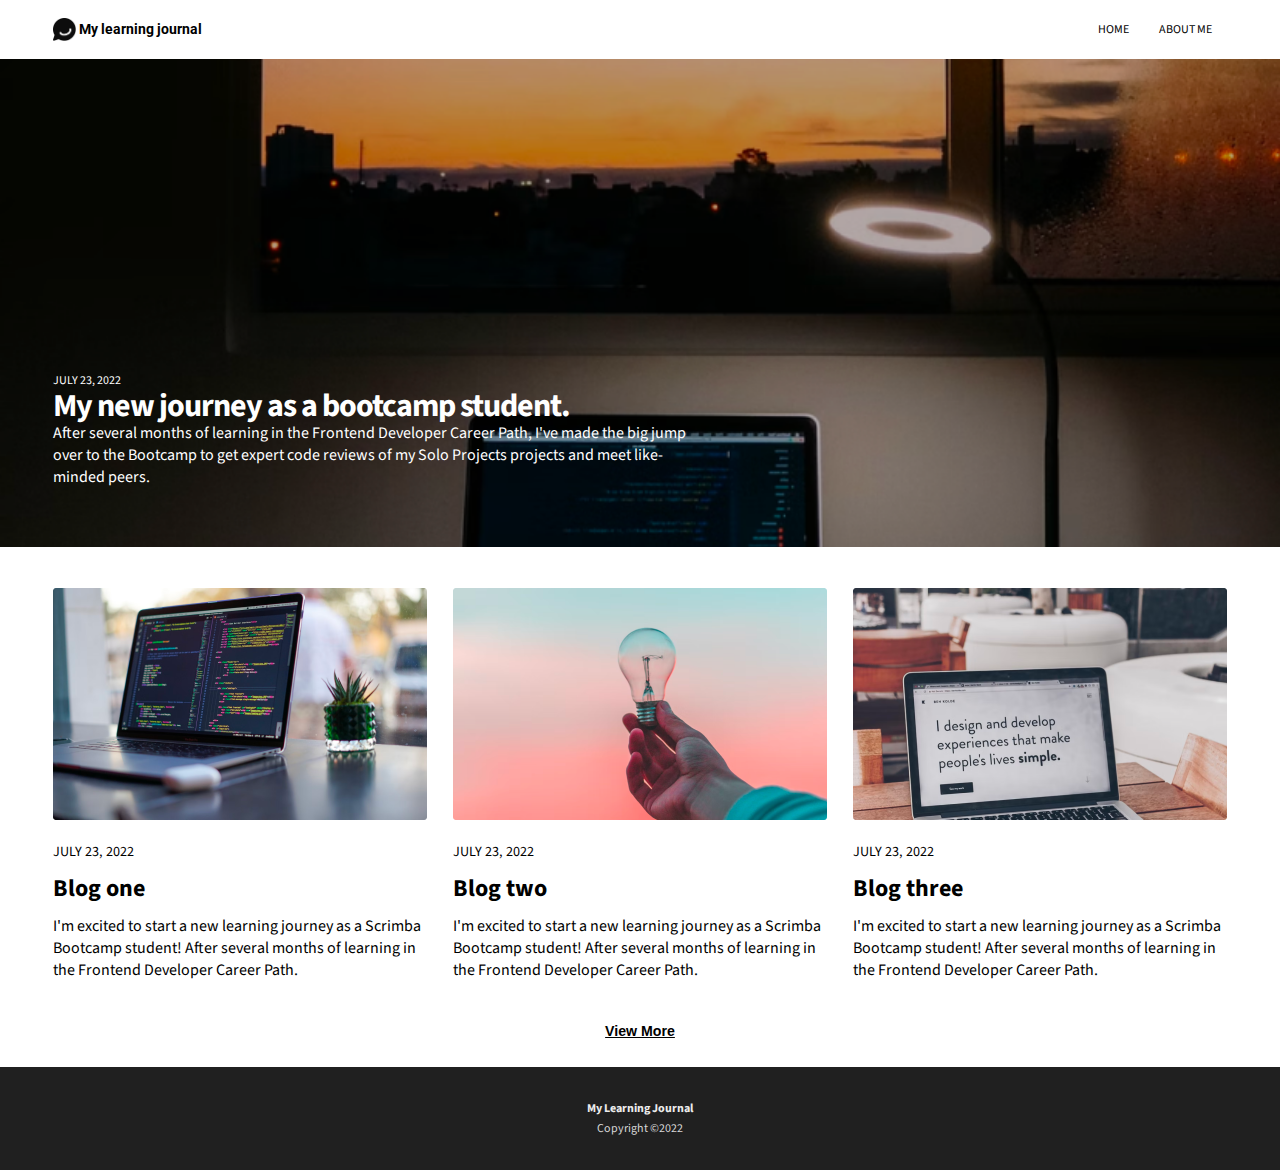
<file: index.html>
<!DOCTYPE html>
<html lang="en">
<head>
  <title>My Learning Journal</title>
</head>
<body>
  <header class="container"></header>
  <main>
    <section class="hero">
      <div class="container">
        <span>july 23, 2022</span>
        <h2><a href="post.html">My new journey as a bootcamp student.</a></h2>
        <p>After several months of learning in the Frontend Developer Career Path, I've made the big jump over to the Bootcamp to get expert code reviews of my Solo Projects projects and meet like-minded peers.</p>
      </div>
    </section>
    <section id="posts-container" class="posts">
      <div class="post">
        <img src="images/post-1.png" alt="">
        <span>july 23, 2022</span>
        <h3>Blog one</h3>
        <p>I'm excited to start a new learning journey as a Scrimba Bootcamp student! After several months of learning in the Frontend Developer Career Path.</p>
      </div>
      <div class="post">
        <img src="images/post-2.png" alt="">
        <span>july 23, 2022</span>
        <h3>Blog two</h3>
        <p>I'm excited to start a new learning journey as a Scrimba Bootcamp student! After several months of learning in the Frontend Developer Career Path.</p>
      </div>
      <div class="post">
        <img src="images/post-3.png" alt="">
        <span>july 23, 2022</span>
        <h3>Blog three</h3>
        <p>I'm excited to start a new learning journey as a Scrimba Bootcamp student! After several months of learning in the Frontend Developer Career Path.</p>
      </div>
    </section>
    <button id="view-more">View More</button>
  </main>
  <footer></footer>
  <script src="index.js"></script>
</body>
</html>
</file>
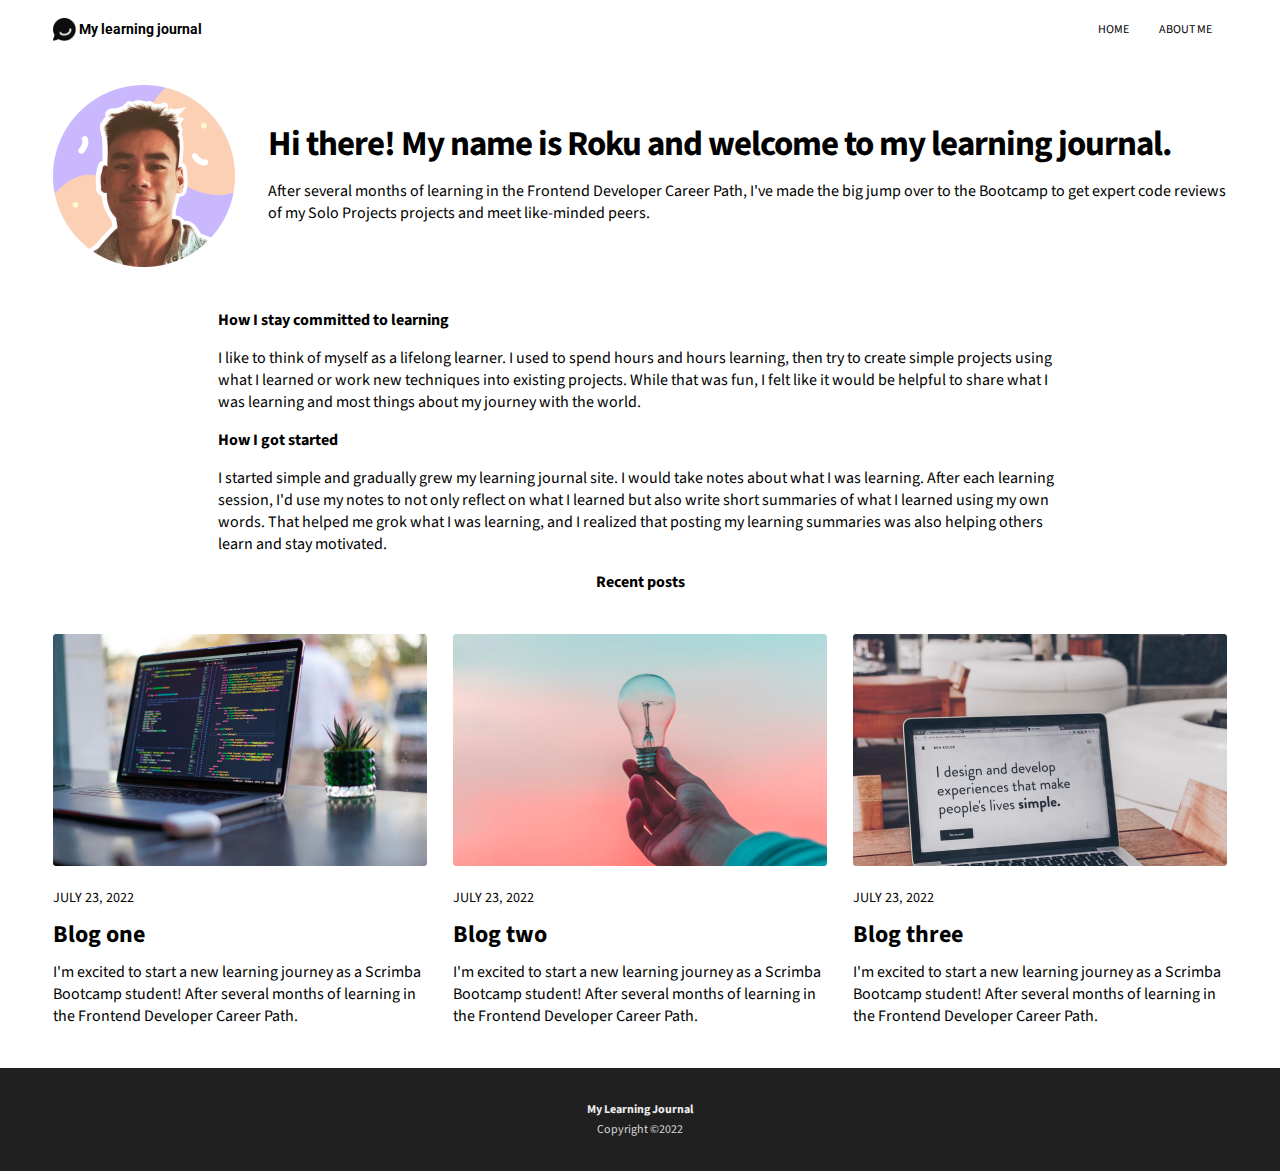
<file: about-me.html>
<!DOCTYPE html>
<html lang="en">
<head>
  <title>About me</title>
</head>
<body>
  <header class="container"></header>
  <main>
    <section class="about-me container">
      <div class="about-me-hero">
        <img src="images/avatar.png" alt="">
        <div>
          <h2>Hi there! My name is Roku and welcome to my learning journal.</h2>
          <p>After several months of learning in the Frontend Developer Career Path, I've made the big jump over to the Bootcamp to get expert code reviews of my Solo Projects projects and meet like-minded peers.</p>
        </div>
      </div>
      <div class="text-container">
        <p>
          <h3>How I stay committed to learning</h3>

          I like to think of myself as a lifelong learner. I used to spend hours and hours learning, then try to create simple projects using what I learned or work new techniques into existing projects.

          While that was fun, I felt like it would be helpful to share what I was learning and most things about my journey with the world.

          <h3>How I got started</h3>

          I started simple and gradually grew my learning journal site. I would take notes about what I was learning. After each learning session, I'd use my notes to not only reflect on what I learned but also write short summaries of what I learned using my own words.

          That helped me grok what I was learning, and I realized that posting my learning summaries was also helping others learn and stay motivated.
        </p>
      </div>
    </section>
    <section id="recent-posts"></section>
  </main>
  <footer></footer>
  <script src="index.js"></script>
</body>
</html>
</file>
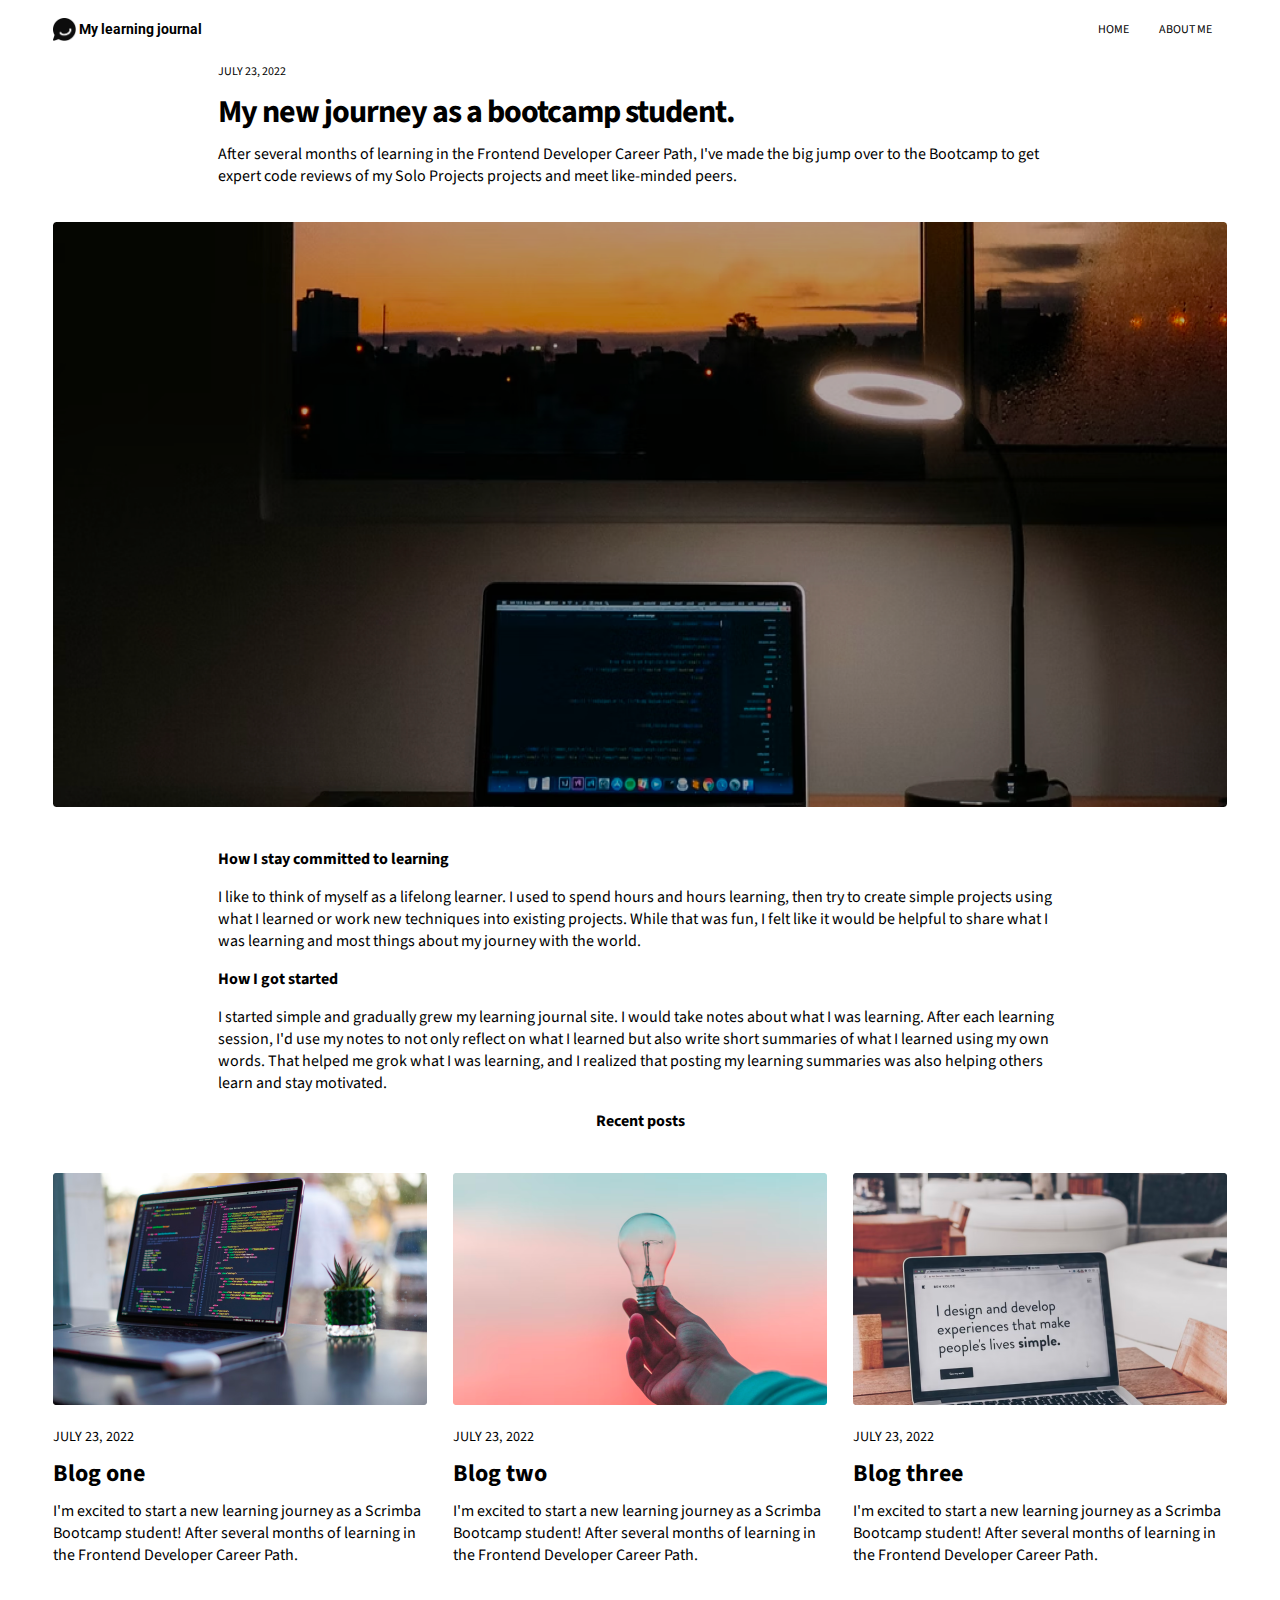
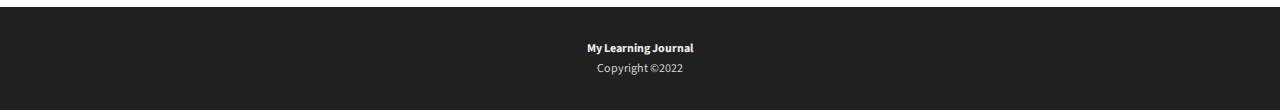
<file: post.html>
<!DOCTYPE html>
<html lang="en">
<head>
  <title>My new journey as a bootcamp student.</title>
</head>
<body>
  <header class="container"></header>
  <main>
    <section class="container detailed-post">
      <div class="text-container">
        <span>july 23, 2022</span>
        <h2>My new journey as a bootcamp student.</h2>
        <p>
          After several months of learning in the Frontend Developer Career Path, I've made the big jump over to the Bootcamp to get expert code reviews of my Solo Projects projects and meet like-minded peers.
        </p>
      </div>
      <img src="images/detailed-post.png" alt="">
      <div class="text-container">
        <p>
          <h3>How I stay committed to learning</h3>

          I like to think of myself as a lifelong learner. I used to spend hours and hours learning, then try to create simple projects using what I learned or work new techniques into existing projects.

          While that was fun, I felt like it would be helpful to share what I was learning and most things about my journey with the world.

          <h3>How I got started</h3>

          I started simple and gradually grew my learning journal site. I would take notes about what I was learning. After each learning session, I'd use my notes to not only reflect on what I learned but also write short summaries of what I learned using my own words.

          That helped me grok what I was learning, and I realized that posting my learning summaries was also helping others learn and stay motivated.
        </p>
      </div>
    </section>
    <section id="recent-posts"></section>
  </main>
  <footer></footer>
  <script src="index.js"></script>
</body>
</html>
</file>
